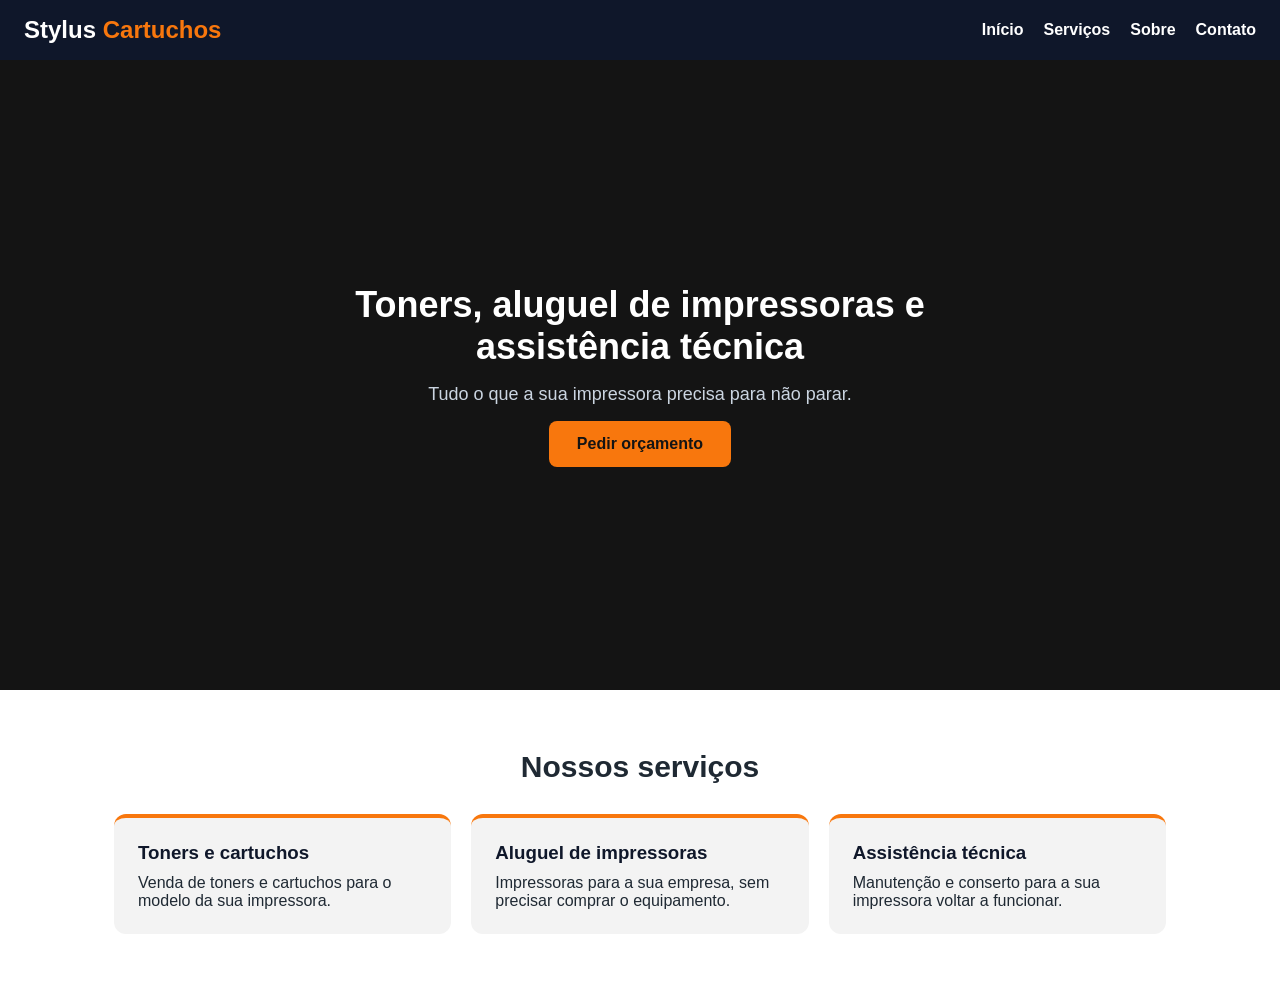
<file: index.html>
<!DOCTYPE html>
<html lang="pt-BR">
<head>
    <meta charset="UTF-8">
    <meta name="viewport" content="width=device-width, initial-scale=1.0">
    <title>Stylus Cartuchos</title>
    <link rel="stylesheet" href="style.css">
</head>
<body>

    <header>
        <h1 class="logo">Stylus <span>Cartuchos</span></h1>

        <nav>
            <a href="#inicio">Início</a>
            <a href="#servicos">Serviços</a>
            <a href="#sobre">Sobre</a>
            <a href="#contato">Contato</a>
        </nav>
    </header>

    <main>
        <section id="inicio" class="destaque">
            <h2>Toners, aluguel de impressoras e assistência técnica</h2>
            <p>Tudo o que a sua impressora precisa para não parar.</p>
            <a href="#contato" class="botao">Pedir orçamento</a>
        </section>

        <section id="servicos" class="servicos">
            <h2>Nossos serviços</h2>

            <div class="grade-servicos">
                <article class="card-servico">
                    <h3>Toners e cartuchos</h3>
                    <p>Venda de toners e cartuchos para o modelo da sua impressora.</p>
                </article>

                <article class="card-servico">
                    <h3>Aluguel de impressoras</h3>
                    <p>Impressoras para a sua empresa, sem precisar comprar o equipamento.</p>
                </article>

                <article class="card-servico">
                    <h3>Assistência técnica</h3>
                    <p>Manutenção e conserto para a sua impressora voltar a funcionar.</p>
                </article>
            </div>
        </section>
    </main>

    <script src="script.js"></script>
</body>
</html>
</file>
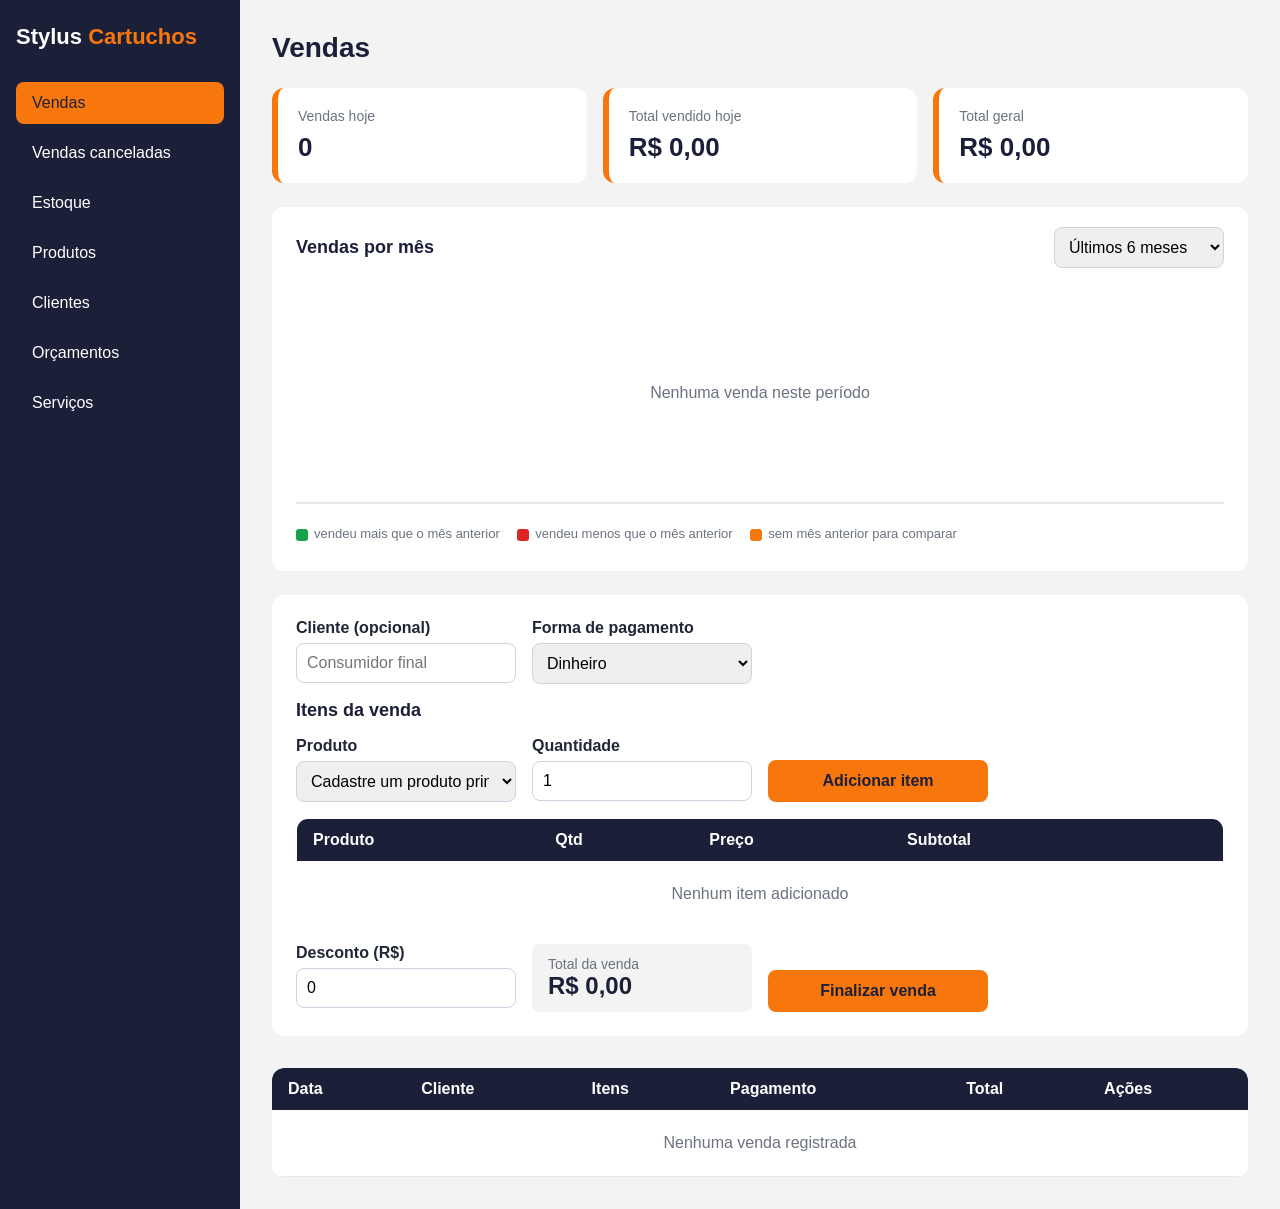
<file: sistema.html>
<!DOCTYPE html>
<html lang="pt-BR">
<head>
    <meta charset="UTF-8">
    <meta name="viewport" content="width=device-width, initial-scale=1.0">
    <title>Sistema - Stylus Cartuchos</title>

    <link rel="stylesheet" href="sistema.css">
</head>

<body>

<datalist id="lista-clientes"></datalist>

<aside class="menu-lateral">
    <h1 class="logo">Stylus <span>Cartuchos</span></h1>
    <nav>
        <button data-tela="vendas" class="ativo">Vendas</button>
        <button data-tela="canceladas">Vendas canceladas</button>
        <button data-tela="estoque">Estoque</button>
        <button data-tela="produtos">Produtos</button>
        <button data-tela="clientes">Clientes</button>
        <button data-tela="orcamentos">Orçamentos</button>
        <button data-tela="servicos">Serviços</button>
    </nav>
</aside>

<main class="conteudo">

    <!-- ===== VENDAS ===== -->
    <section id="tela-vendas" class="tela ativa">
        <h2>Vendas</h2>

        <div class="resumo">
            <div class="card">
                <span>Vendas hoje</span>
                <strong id="resumo-vendas-qtd">0</strong>
            </div>
            <div class="card">
                <span>Total vendido hoje</span>
                <strong id="resumo-vendas-total">R$ 0,00</strong>
            </div>
            <div class="card">
                <span>Total geral</span>
                <strong id="resumo-vendas-geral">R$ 0,00</strong>
            </div>
        </div>

        <div class="grafico-box">
            <div class="grafico-topo">
                <h3>Vendas por mês</h3>
                <select id="grafico-periodo">
                    <option value="6">Últimos 6 meses</option>
                    <option value="12">Últimos 12 meses</option>
                </select>
            </div>

            <div id="grafico-vendas" class="grafico"></div>
            <div id="grafico-meses" class="meses"></div>

            <p class="grafico-legenda">
                <span class="ponto barra-subiu"></span>vendeu mais que o mês anterior
                <span class="ponto barra-caiu"></span>vendeu menos que o mês anterior
                <span class="ponto"></span>sem mês anterior para comparar
            </p>
            <p id="grafico-resumo" class="grafico-resumo"></p>
        </div>

        <form id="form-venda">
            <div class="campo">
                <label for="venda-cliente">Cliente (opcional)</label>
                <input type="text" id="venda-cliente" list="lista-clientes" placeholder="Consumidor final">
            </div>

            <div class="campo">
                <label for="venda-pagamento">Forma de pagamento</label>
                <select id="venda-pagamento">
                    <option value="dinheiro">Dinheiro</option>
                    <option value="pix">Pix</option>
                    <option value="debito">Cartão de débito</option>
                    <option value="credito">Cartão de crédito</option>
                </select>
            </div>

            <div class="campo campo-largo">
                <h3>Itens da venda</h3>
            </div>

            <div class="campo">
                <label for="venda-produto">Produto</label>
                <select id="venda-produto"></select>
            </div>

            <div class="campo">
                <label for="venda-qtd">Quantidade</label>
                <input type="number" id="venda-qtd" min="1" step="1" value="1">
            </div>

            <button type="button" id="venda-add-item">Adicionar item</button>

            <div class="campo campo-largo">
                <table id="tabela-venda-itens">
                    <thead>
                        <tr>
                            <th>Produto</th>
                            <th>Qtd</th>
                            <th>Preço</th>
                            <th>Subtotal</th>
                            <th></th>
                        </tr>
                    </thead>
                    <tbody></tbody>
                </table>
            </div>

            <div class="campo">
                <label for="venda-desconto">Desconto (R$)</label>
                <input type="number" id="venda-desconto" step="0.01" min="0" value="0">
            </div>

            <div class="campo total-box">
                <span>Total da venda</span>
                <strong id="venda-total">R$ 0,00</strong>
            </div>

            <button type="submit">Finalizar venda</button>
        </form>

        <div class="tabela-wrap">
            <table id="tabela-vendas">
                <thead>
                    <tr>
                        <th>Data</th>
                        <th>Cliente</th>
                        <th>Itens</th>
                        <th>Pagamento</th>
                        <th>Total</th>
                        <th>Ações</th>
                    </tr>
                </thead>
                <tbody></tbody>
            </table>
        </div>
    </section>

    <!-- ===== VENDAS CANCELADAS ===== -->
    <section id="tela-canceladas" class="tela">
        <h2>Vendas canceladas</h2>

        <div class="resumo">
            <div class="card card-cancelada">
                <span>Vendas canceladas</span>
                <strong id="resumo-canceladas-qtd">0</strong>
            </div>
            <div class="card card-cancelada">
                <span>Valor cancelado</span>
                <strong id="resumo-canceladas-total">R$ 0,00</strong>
            </div>
        </div>

        <div class="tabela-wrap">
            <table id="tabela-canceladas">
                <thead>
                    <tr>
                        <th>Cancelada em</th>
                        <th>Venda feita em</th>
                        <th>Cliente</th>
                        <th>Itens</th>
                        <th>Pagamento</th>
                        <th>Total</th>
                        <th>Motivo</th>
                    </tr>
                </thead>
                <tbody></tbody>
            </table>
        </div>
    </section>

    <!-- ===== ESTOQUE ===== -->
    <section id="tela-estoque" class="tela">
        <h2>Estoque</h2>

        <div class="resumo">
            <div class="card">
                <span>Produtos cadastrados</span>
                <strong id="estoque-total">0</strong>
            </div>
            <div class="card">
                <span>Estoque baixo</span>
                <strong id="estoque-baixo">0</strong>
            </div>
            <div class="card">
                <span>Esgotados</span>
                <strong id="estoque-zerado">0</strong>
            </div>
        </div>

        <div class="filtros">
            <label for="estoque-filtro">Mostrar</label>
            <select id="estoque-filtro">
                <option value="todos">Todos os produtos</option>
                <option value="baixo">Estoque baixo</option>
                <option value="zerado">Esgotados</option>
            </select>
        </div>

        <div class="tabela-wrap">
            <table id="tabela-estoque">
                <thead>
                    <tr>
                        <th>Produto</th>
                        <th>Categoria</th>
                        <th>Estoque</th>
                        <th>Situação</th>
                        <th>Ações</th>
                    </tr>
                </thead>
                <tbody></tbody>
            </table>
        </div>
    </section>

    <!-- ===== PRODUTOS ===== -->
    <section id="tela-produtos" class="tela">
        <h2>Produtos</h2>

        <form id="form-produto">
            <div class="campo">
                <label for="produto-nome">Nome</label>
                <input type="text" id="produto-nome" required>
            </div>

            <div class="campo">
                <label for="produto-categoria">Categoria</label>
                <select id="produto-categoria">
                    <option value="toner">Toner</option>
                    <option value="cartucho">Cartucho</option>
                    <option value="capinha">Capinha</option>
                    <option value="pelicula">Película</option>
                </select>
            </div>

            <div class="campo">
                <label for="produto-preco">Preço (R$)</label>
                <input type="number" id="produto-preco" step="0.01" min="0" required>
            </div>

            <div class="campo">
                <label for="produto-estoque">Quantidade em estoque</label>
                <input type="number" id="produto-estoque" min="0" required>
            </div>

            <button type="submit">Salvar produto</button>
        </form>

        <div class="filtros">
            <label for="busca-produto">Buscar produto</label>
            <input type="search" id="busca-produto" placeholder="Nome ou categoria">
        </div>

        <div class="filtros">
            <label for="produtos-filtro">Ver categoria</label>
            <select id="produtos-filtro">
                <option value="todas">Todas as categorias</option>
                <option value="toner">Toner</option>
                <option value="cartucho">Cartucho</option>
                <option value="capinha">Capinha</option>
                <option value="pelicula">Película</option>
            </select>
        </div>

        <div class="tabela-wrap">
            <table id="tabela-produtos">
                <thead>
                    <tr>
                        <th>Nome</th>
                        <th>Categoria</th>
                        <th>Preço</th>
                        <th>Estoque</th>
                        <th>Ações</th>
                    </tr>
                </thead>
                <tbody></tbody>
            </table>
        </div>
    </section>

    <!-- ===== CLIENTES ===== -->
    <section id="tela-clientes" class="tela">
        <h2>Clientes</h2>

        <form id="form-cliente">
            <div class="campo">
                <label for="cliente-nome">Nome</label>
                <input type="text" id="cliente-nome" required>
            </div>

            <div class="campo">
                <label for="cliente-cpf">CPF</label>
                <input type="text" id="cliente-cpf" maxlength="14" placeholder="000.000.000-00" inputmode="numeric">
            </div>

            <div class="campo">
                <label for="cliente-cnpj">CNPJ da empresa</label>
                <input type="text" id="cliente-cnpj" maxlength="18" placeholder="00.000.000/0000-00" inputmode="numeric">
            </div>

            <div class="campo">
                <label for="cliente-telefone">Telefone</label>
                <input type="text" id="cliente-telefone" placeholder="(00) 00000-0000" inputmode="tel">
            </div>

            <div class="campo">
                <label for="cliente-email">E-mail</label>
                <input type="email" id="cliente-email">
            </div>

            <div class="campo campo-largo">
                <label for="cliente-endereco">Endereço</label>
                <input type="text" id="cliente-endereco">
            </div>

            <div class="campo campo-largo">
                <label for="cliente-obs">Observações</label>
                <textarea id="cliente-obs" rows="2"></textarea>
            </div>

            <button type="submit">Salvar cliente</button>
        </form>

        <div class="filtros">
            <label for="busca-cliente">Buscar cliente</label>
            <input type="search" id="busca-cliente" placeholder="Nome, CPF, CNPJ ou telefone">
        </div>

        <div class="tabela-wrap">
            <table id="tabela-clientes">
                <thead>
                    <tr>
                        <th>Nome</th>
                        <th>CPF</th>
                        <th>CNPJ</th>
                        <th>Telefone</th>
                        <th>E-mail</th>
                        <th>Ações</th>
                    </tr>
                </thead>
                <tbody></tbody>
            </table>
        </div>
    </section>

    <!-- ===== ORÇAMENTOS ===== -->
    <section id="tela-orcamentos" class="tela">
        <h2>Orçamentos</h2>

        <form id="form-orcamento">
            <div class="campo">
                <label for="orcamento-cliente">Cliente</label>
                <input type="text" id="orcamento-cliente" list="lista-clientes" required>
            </div>

            <div class="campo">
                <label for="orcamento-validade">Validade (dias)</label>
                <input type="number" id="orcamento-validade" min="1" step="1" value="7" required>
            </div>

            <!-- ===== BLOCO DE PRODUTOS ===== -->
            <fieldset class="bloco-orcamento">
                <legend>Produtos (peças)</legend>

                <div class="campo">
                    <label for="orcamento-categoria">Categoria</label>
                    <select id="orcamento-categoria">
                        <option value="todas">Todas as categorias</option>
                        <option value="toner">Toner</option>
                        <option value="cartucho">Cartucho</option>
                        <option value="capinha">Capinha</option>
                        <option value="pelicula">Película</option>
                    </select>
                </div>

                <div class="campo">
                    <label for="orcamento-busca-produto">Buscar produto</label>
                    <input type="search" id="orcamento-busca-produto" placeholder="Digite o nome">
                </div>

                <div class="campo">
                    <label for="orcamento-produto">Produto</label>
                    <select id="orcamento-produto"></select>
                </div>

                <div class="campo">
                    <label for="orcamento-produto-modelo">Compatível com (modelo)</label>
                    <input type="text" id="orcamento-produto-modelo" placeholder="Ex.: Galaxy A15 ou HP 664">
                </div>

                <div class="campo">
                    <label for="orcamento-produto-detalhes">Detalhes</label>
                    <input type="text" id="orcamento-produto-detalhes" placeholder="Ex.: original, cor preta">
                </div>

                <div class="campo">
                    <label for="orcamento-qtd">Quantidade</label>
                    <input type="number" id="orcamento-qtd" min="1" step="1" value="1">
                </div>

                <div class="campo">
                    <label for="orcamento-produto-preco">Preço unitário (R$)</label>
                    <input type="number" id="orcamento-produto-preco" step="0.01" min="0">
                </div>

                <button type="button" id="orcamento-add-item">Adicionar produto</button>

                <div class="campo-largo tabela-wrap">
                    <table id="tabela-orcamento-produtos">
                        <thead>
                            <tr>
                                <th>Produto</th>
                                <th>Categoria</th>
                                <th>Compatível com</th>
                                <th>Detalhes</th>
                                <th>Qtd</th>
                                <th>Preço</th>
                                <th>Subtotal</th>
                                <th></th>
                            </tr>
                        </thead>
                        <tbody></tbody>
                    </table>
                </div>
            </fieldset>

            <!-- ===== BLOCO DE SERVIÇOS ===== -->
            <fieldset class="bloco-orcamento bloco-servicos">
                <legend>Serviços (mão de obra)</legend>

                <div class="campo">
                    <label for="orcamento-servico-tipo">Tipo de aparelho</label>
                    <select id="orcamento-servico-tipo">
                        <option value="celular">Celular</option>
                        <option value="impressora">Impressora</option>
                        <option value="notebook">Notebook</option>
                    </select>
                </div>

                <div class="campo">
                    <label for="orcamento-servico-modelo">Modelo do aparelho</label>
                    <input type="text" id="orcamento-servico-modelo" placeholder="Ex.: Galaxy A15">
                </div>

                <div class="campo">
                    <label for="orcamento-servico-nome">Serviço</label>
                    <select id="orcamento-servico-nome">
                        <option value="Troca de tela">Troca de tela</option>
                        <option value="Troca de bateria">Troca de bateria</option>
                        <option value="Troca de conector">Troca de conector</option>
                        <option value="Formatação">Formatação</option>
                        <option value="Limpeza">Limpeza</option>
                        <option value="Outro">Outro</option>
                    </select>
                </div>

                <div class="campo">
                    <label for="orcamento-servico-detalhes">Detalhes</label>
                    <input type="text" id="orcamento-servico-detalhes" placeholder="Ex.: tela original, com aro">
                </div>

                <div class="campo">
                    <label for="orcamento-servico-valor">Valor (R$)</label>
                    <input type="number" id="orcamento-servico-valor" step="0.01" min="0">
                </div>

                <button type="button" id="orcamento-add-servico">Adicionar serviço</button>

                <div class="campo-largo tabela-wrap">
                    <table id="tabela-orcamento-servicos">
                        <thead>
                            <tr>
                                <th>Serviço</th>
                                <th>Aparelho</th>
                                <th>Detalhes</th>
                                <th>Valor</th>
                                <th></th>
                            </tr>
                        </thead>
                        <tbody></tbody>
                    </table>
                </div>
            </fieldset>

            <div class="campo">
                <label for="orcamento-desconto">Desconto (R$)</label>
                <input type="number" id="orcamento-desconto" step="0.01" min="0" value="0">
            </div>

            <div class="campo total-box">
                <span>Total do orçamento</span>
                <strong id="orcamento-total">R$ 0,00</strong>
            </div>

            <div class="campo campo-largo">
                <label for="orcamento-obs">Observações</label>
                <textarea id="orcamento-obs" rows="2"></textarea>
            </div>

            <div class="campo campo-largo botoes-form">
                <button type="submit" data-acao="salvar">Salvar orçamento</button>
                <button type="submit" data-acao="imprimir" class="btn-secundario">Salvar e imprimir</button>
                <button type="submit" data-acao="servico" class="btn-secundario">Salvar e criar ordem de serviço</button>
            </div>
        </form>

        <div class="tabela-wrap">
            <table id="tabela-orcamentos">
                <thead>
                    <tr>
                        <th>Nº</th>
                        <th>Cliente</th>
                        <th>Data</th>
                        <th>Válido até</th>
                        <th>Total</th>
                        <th>Situação</th>
                        <th>Ações</th>
                    </tr>
                </thead>
                <tbody></tbody>
            </table>
        </div>
    </section>

    <!-- ===== SERVIÇOS ===== -->
    <section id="tela-servicos" class="tela">
        <h2>Ordens de Serviço</h2>

        <form id="form-os">
            <div class="campo">
                <label for="os-cliente">Nome do cliente</label>
                <input type="text" id="os-cliente" list="lista-clientes" required>
            </div>

            <div class="campo">
                <label for="os-cpf">CPF</label>
                <input type="text" id="os-cpf" maxlength="14" placeholder="000.000.000-00" inputmode="numeric">
            </div>

            <div class="campo">
                <label for="os-telefone">Telefone</label>
                <input type="text" id="os-telefone" placeholder="(00) 00000-0000" inputmode="tel">
            </div>

            <div class="campo">
                <label for="os-entrada">Data de entrada</label>
                <input type="date" id="os-entrada" required>
            </div>

            <div class="campo">
                <label for="os-tipo">Tipo de aparelho</label>
                <select id="os-tipo">
                    <option value="celular">Celular</option>
                    <option value="impressora">Impressora</option>
                    <option value="notebook">Notebook</option>
                </select>
            </div>

            <div class="campo">
                <label for="os-senha">Senha do aparelho</label>
                <input type="text" id="os-senha">
            </div>

            <div class="campo">
                <label for="os-modelo">Modelo</label>
                <input type="text" id="os-modelo" required>
            </div>

            <div class="campo campo-largo">
                <label for="os-defeito">Defeito relatado</label>
                <textarea id="os-defeito" rows="3"></textarea>
            </div>

            <div class="campo">
                <label for="os-valor">Valor do serviço (R$)</label>
                <input type="number" id="os-valor" step="0.01" min="0" required>
            </div>

            <div class="campo">
                <label for="os-pelicula">Inclui película?</label>
                <select id="os-pelicula">
                    <option value="nao">Não</option>
                    <option value="sim">Sim</option>
                </select>
            </div>

            <div class="campo">
                <label for="os-garantia">Garantia</label>
                <select id="os-garantia">
                    <option value="sem">Sem garantia</option>
                    <option value="30">30 dias</option>
                    <option value="90">90 dias</option>
                    <option value="180">6 meses</option>
                    <option value="365">1 ano</option>
                </select>
            </div>

            <div class="campo campo-largo">
                <label for="os-termos">Descrição da garantia</label>
                <textarea id="os-termos" rows="3"></textarea>
            </div>

            <button type="submit">Salvar ordem de serviço</button>
        </form>

        <div class="tabela-wrap">
            <table id="tabela-os">
                <thead>
                    <tr>
                        <th>Cliente</th>
                        <th>Aparelho</th>
                        <th>Entrada</th>
                        <th>Valor</th>
                        <th>Venda</th>
                        <th>Ações</th>
                    </tr>
                </thead>
                <tbody></tbody>
            </table>
        </div>
    </section>

</main>

<script src="sistema.js"></script>

</body>
</html>
</file>
<file: style.css>
:root {
    --cor-principal: #f8770d;
    --fundo: #ffffff;
    --texto: #1f2933;
    --escuro: #0f172a;
}

* {
    box-sizing: border-box;
    margin: 0;
    padding: 0;
}

body {
    font-family: Arial, sans-serif;
    background: var(--fundo);
    color: var(--texto);
}

header {
    display: flex;
    justify-content: space-between;
    align-items: center;
    flex-wrap: wrap;
    gap: 12px;
    padding: 16px 24px;
    background: var(--escuro);
    color: #ffffff;
        position: sticky;
    top: 0;
    z-index: 100;
}

.logo {
    font-size: 24px;
    transform-origin: left center;
}

.logo span {
    color: var(--cor-principal);
}

nav {
    display: flex;
    gap: 20px;
}

nav a {
    color: #ffffff;
    text-decoration: none;
    font-weight: bold;
}

nav a:hover {
    color: var(--cor-principal);
}
.destaque {
    display: flex;
    flex-direction: column;
    align-items: center;
    justify-content: center;
    text-align: center;
    gap: 16px;
    min-height: 70vh;
    padding: 40px 24px;
    background: #141414;
    color: #ffffff;
}

.destaque h2 {
    font-size: 36px;
    max-width: 700px;
}

.destaque p {
    font-size: 18px;
    color: #cbd5e1;
    max-width: 600px;
}

.botao {
    background: var(--cor-principal);
    color: #141414;
    padding: 14px 28px;
    border-radius: 8px;
    font-weight: bold;
    text-decoration: none;
}

.botao:hover {
    filter: brightness(1.1);
}

.servicos {
    max-width: 1100px;
    margin: 0 auto;
    padding: 60px 24px;
    text-align: center;
}

.servicos h2 {
    font-size: 30px;
    margin-bottom: 30px;
}

.grade-servicos {
    display: grid;
    grid-template-columns: repeat(auto-fit, minmax(260px, 1fr));
    gap: 20px;
}

.card-servico {
    background: #f3f3f3;
    border-top: 4px solid var(--cor-principal);
    border-radius: 12px;
    padding: 24px;
    text-align: left;
}

.card-servico h3 {
    color: var(--escuro);
    margin-bottom: 10px;
}
</file>
<file: sistema.css>
:root {
    --cor-principal: #f8770d;
    --fundo: #f3f3f3;
    --texto: #1f2635;
    --escuro: #1c1f38;
}

* {
    box-sizing: border-box;
    margin: 0;
    padding: 0;
}

body {
    display: flex;
    min-height: 100vh;
    font-family: Arial, sans-serif;
    background: var(--fundo);
    color: var(--texto);
}

/* ===== MENU LATERAL ===== */

.menu-lateral {
    width: 240px;
    background: var(--escuro);
    color: #ffffff;
    padding: 24px 16px;
}

.logo {
    font-size: 22px;
    margin-bottom: 32px;
}

.logo span {
    color: var(--cor-principal);
}

.menu-lateral nav {
    display: flex;
    flex-direction: column;
    gap: 8px;
}

.menu-lateral button {
    background: transparent;
    color: #ffffff;
    border: none;
    padding: 12px 16px;
    font-size: 16px;
    text-align: left;
    border-radius: 8px;
    cursor: pointer;
}

.menu-lateral button:hover,
.menu-lateral button.ativo {
    background: var(--cor-principal);
    color: var(--escuro);
}

/* ===== CONTEÚDO ===== */

.conteudo {
    flex: 1;
    padding: 32px;
    min-width: 0;
}

.tela h2 {
    font-size: 28px;
    margin-bottom: 24px;
    color: var(--escuro);
}

.tela h3 {
    font-size: 18px;
    color: var(--escuro);
}

.tela {
    display: none;
}

.tela.ativa {
    display: block;
}

/* ===== FORMULÁRIOS ===== */

form {
    display: grid;
    grid-template-columns: repeat(auto-fit, minmax(200px, 1fr));
    gap: 16px;
    background: #ffffff;
    padding: 24px;
    border-radius: 12px;
    margin-bottom: 32px;
}

label {
    display: block;
    font-weight: bold;
    margin-bottom: 6px;
}

input,
select,
textarea {
    width: 100%;
    padding: 10px;
    border: 1px solid #cbd5e1;
    border-radius: 8px;
    font-size: 16px;
    font-family: inherit;
}

textarea {
    resize: vertical;
}

.campo-largo {
    grid-column: 1 / -1;
}

form button {
    background: var(--cor-principal);
    color: var(--escuro);
    border: none;
    padding: 12px 24px;
    font-size: 16px;
    font-weight: bold;
    border-radius: 8px;
    cursor: pointer;
    align-self: end;
}

form button:hover {
    filter: brightness(1.1);
}

/* ===== TABELAS ===== */

.tabela-wrap {
    overflow-x: auto;
    border-radius: 12px;
}

table {
    width: 100%;
    border-collapse: collapse;
    background: #ffffff;
    border-radius: 12px;
    overflow: hidden;
}

th {
    background: var(--escuro);
    color: #ffffff;
    text-align: left;
    padding: 12px 16px;
}

td {
    padding: 12px 16px;
    border-bottom: 1px solid #e5e7eb;
}

.campo-largo table {
    border: 1px solid #e5e7eb;
}

.vazio {
    text-align: center;
    color: #6b7280;
    padding: 24px;
}

td select {
    padding: 6px;
    font-size: 14px;
}

/* ===== BOTÕES DAS TABELAS ===== */

.btn-excluir {
    background: #dc2626;
    color: #ffffff;
    border: none;
    padding: 8px 14px;
    border-radius: 8px;
    font-size: 14px;
    cursor: pointer;
}

.btn-excluir:hover {
    filter: brightness(1.1);
}

.btn-editar {
    background: var(--escuro);
    color: #ffffff;
    border: none;
    padding: 8px 14px;
    border-radius: 8px;
    font-size: 14px;
    cursor: pointer;
    margin-right: 8px;
}

.btn-editar:hover {
    filter: brightness(1.3);
}

.btn-ok {
    background: #16a34a;
    color: #ffffff;
    border: none;
    padding: 8px 14px;
    border-radius: 8px;
    font-size: 14px;
    cursor: pointer;
    margin-right: 8px;
}

.btn-ok:hover {
    filter: brightness(1.1);
}

/* Espaço entre os botões das tabelas */
td button.btn-editar,
td button.btn-ok,
td button.btn-excluir {
    margin: 0 12px 8px 0;
}

/* ===== CARDS DE RESUMO ===== */

.resumo {
    display: grid;
    grid-template-columns: repeat(auto-fit, minmax(180px, 1fr));
    gap: 16px;
    margin-bottom: 24px;
}

.card {
    background: #ffffff;
    border-radius: 12px;
    padding: 20px;
    border-left: 6px solid var(--cor-principal);
}

.card span {
    display: block;
    font-size: 14px;
    color: #6b7280;
    margin-bottom: 8px;
}

.card strong {
    font-size: 26px;
    color: var(--escuro);
}

/* ===== FILTROS ===== */

.filtros {
    max-width: 320px;
    margin-bottom: 16px;
}

/* ===== TOTAL DENTRO DO FORMULÁRIO ===== */

.total-box {
    background: var(--fundo);
    border-radius: 8px;
    padding: 12px 16px;
}

.total-box span {
    display: block;
    font-size: 14px;
    color: #6b7280;
}

.total-box strong {
    font-size: 24px;
    color: var(--escuro);
}

/* ===== ETIQUETAS DE SITUAÇÃO ===== */

.tag {
    display: inline-block;
    padding: 4px 10px;
    border-radius: 999px;
    font-size: 13px;
    font-weight: bold;
}

.tag-ok {
    background: #dcfce7;
    color: #166534;
}

.tag-baixo {
    background: #fef9c3;
    color: #854d0e;
}

.tag-zero {
    background: #fee2e2;
    color: #991b1b;
}

/* ===== GRÁFICO DE VENDAS ===== */

.grafico-box {
    background: #ffffff;
    border-radius: 12px;
    padding: 20px 24px;
    margin-bottom: 24px;
}

.grafico-topo {
    display: flex;
    justify-content: space-between;
    align-items: center;
    flex-wrap: wrap;
    gap: 16px;
    margin-bottom: 16px;
}

.grafico-topo select {
    width: auto;
}

.grafico {
    display: flex;
    align-items: flex-end;
    gap: 8px;
    height: 220px;
    border-bottom: 2px solid #e5e7eb;
}

.coluna {
    flex: 1;
    min-width: 0;
    display: flex;
    flex-direction: column;
    justify-content: flex-end;
    align-items: center;
}

.coluna .valor {
    font-size: 12px;
    font-weight: bold;
    color: var(--escuro);
    margin-bottom: 4px;
    white-space: nowrap;
}

.coluna .barra {
    width: 100%;
    max-width: 56px;
    border-radius: 6px 6px 0 0;
    background: var(--cor-principal);
}

.barra-subiu {
    background: #16a34a !important;
}

.barra-caiu {
    background: #dc2626 !important;
}

.meses {
    display: flex;
    gap: 8px;
    margin-top: 6px;
}

.meses span {
    flex: 1;
    min-width: 0;
    text-align: center;
    font-size: 12px;
    color: #6b7280;
}

.meses span.mes-destaque {
    color: var(--escuro);
    font-weight: bold;
}

.grafico-vazio {
    width: 100%;
    align-self: center;
    text-align: center;
    color: #6b7280;
}

.grafico-legenda {
    font-size: 13px;
    color: #6b7280;
    margin-top: 16px;
}

.ponto {
    display: inline-block;
    width: 12px;
    height: 12px;
    border-radius: 3px;
    background: var(--cor-principal);
    margin: 0 6px 0 14px;
    vertical-align: middle;
}

.ponto:first-child {
    margin-left: 0;
}

.grafico-resumo {
    margin-top: 10px;
    font-size: 14px;
    color: var(--escuro);
}

/* ===== BOTÕES DO FORMULÁRIO DE ORÇAMENTO / VENDAS CANCELADAS ===== */

.botoes-form {
    display: flex;
    flex-wrap: wrap;
    gap: 12px;
}

form button.btn-secundario {
    background: var(--escuro);
    color: #ffffff;
}

.card-cancelada {
    border-left-color: #dc2626;
}

/* ===== BLOCOS DO ORÇAMENTO (PRODUTOS E SERVIÇOS) ===== */

.bloco-orcamento {
    grid-column: 1 / -1;
    min-width: 0;
    display: grid;
    grid-template-columns: repeat(auto-fit, minmax(200px, 1fr));
    gap: 16px;
    border: 2px solid #cbd5e1;
    border-radius: 12px;
    padding: 20px;
}

.bloco-orcamento legend {
    font-size: 18px;
    font-weight: bold;
    color: var(--escuro);
    padding: 0 10px;
}

.bloco-servicos {
    border-color: var(--cor-principal);
}

/* ===== CELULAR ===== */

@media (max-width: 800px) {
    body {
        flex-direction: column;
    }

    .menu-lateral {
        width: 100%;
        padding: 16px;
    }

    .logo {
        margin-bottom: 16px;
    }

    .menu-lateral nav {
        flex-direction: row;
        flex-wrap: wrap;
    }

    .conteudo {
        padding: 16px;
    }

    table {
        min-width: 600px;
    }
}
</file>
